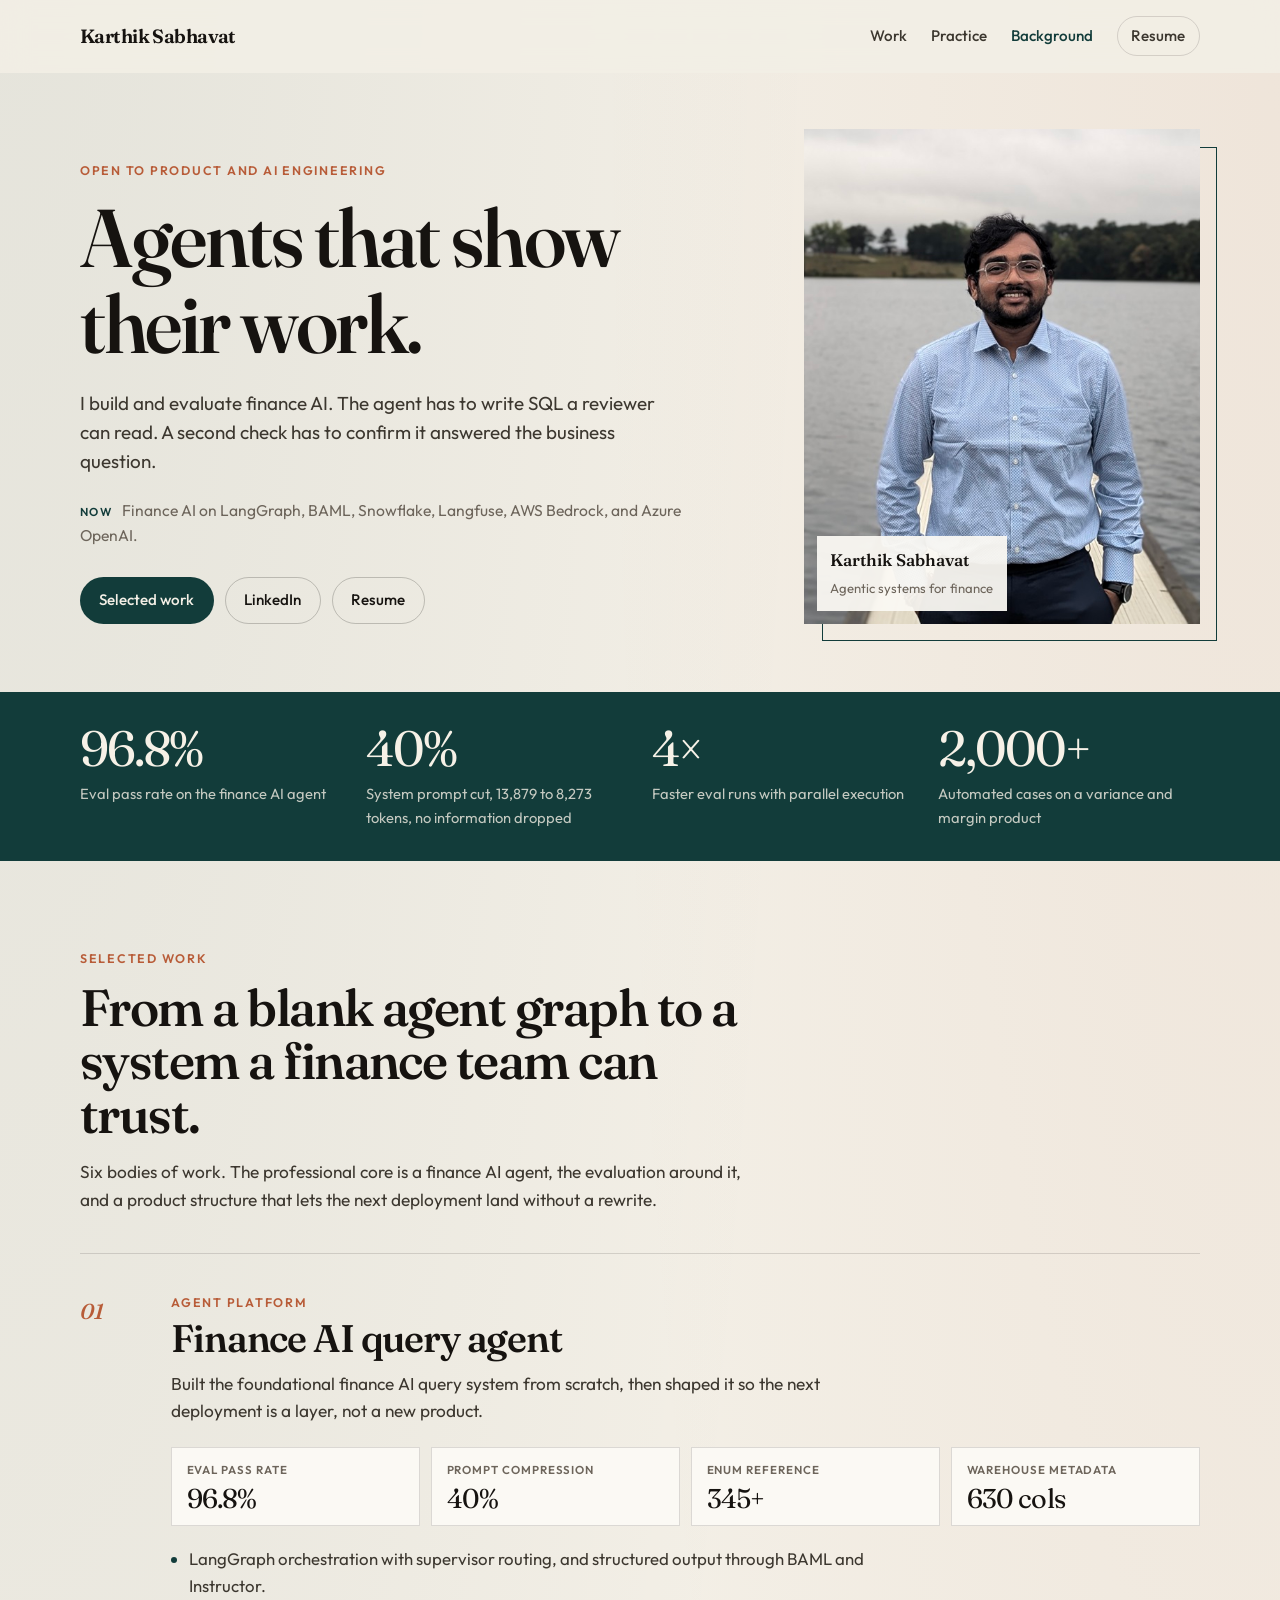
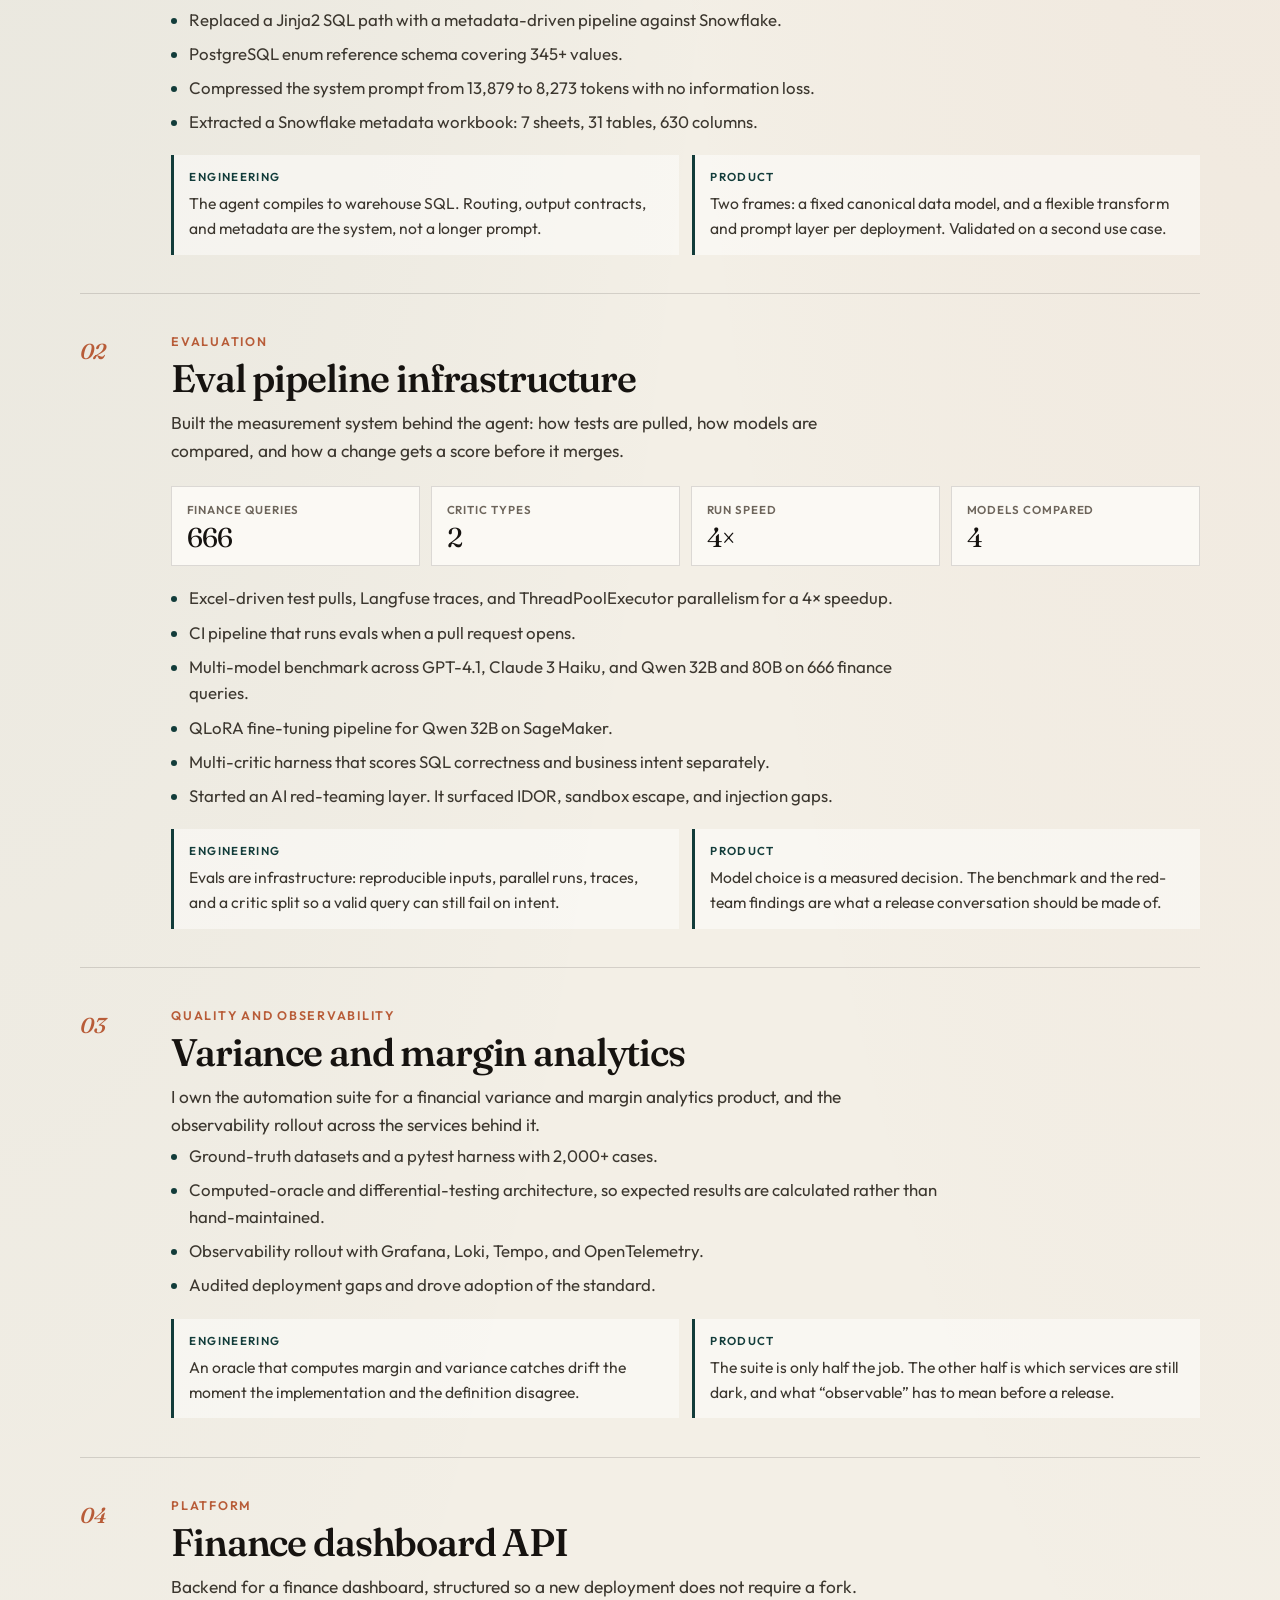
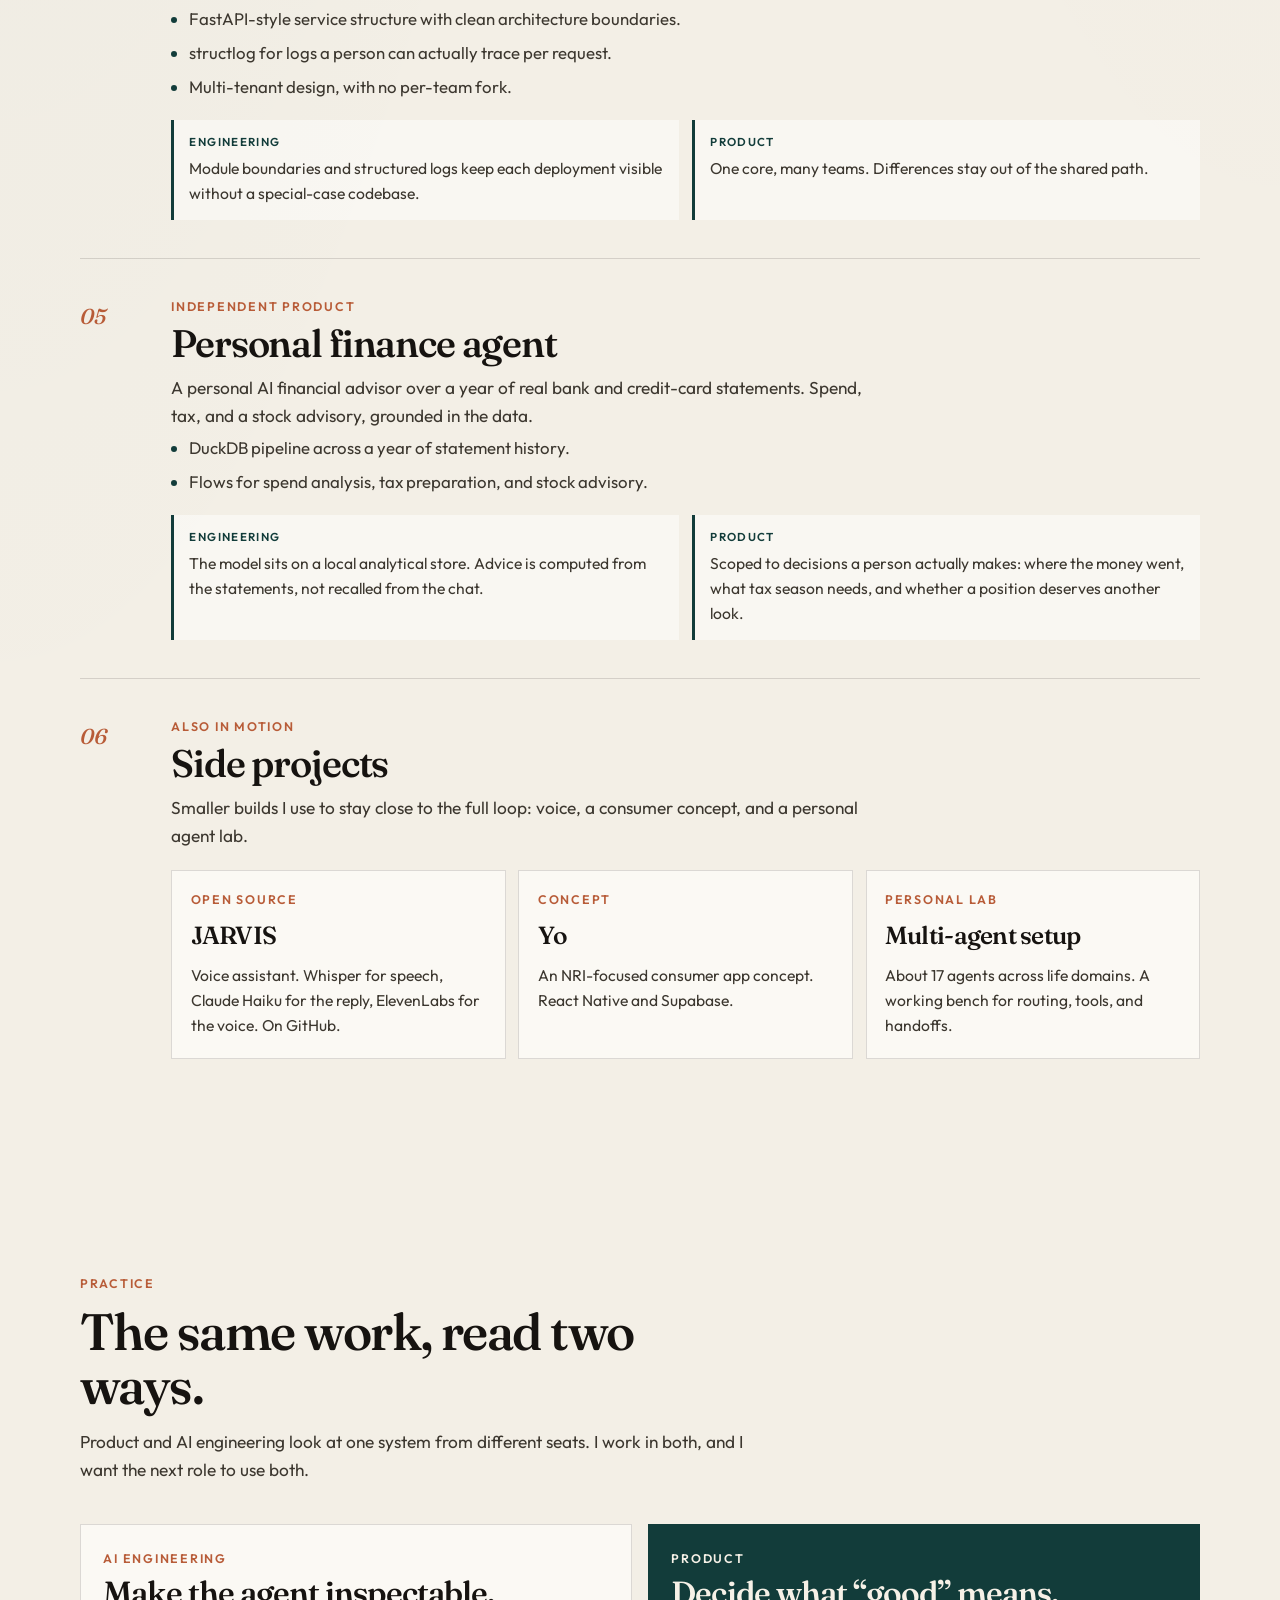
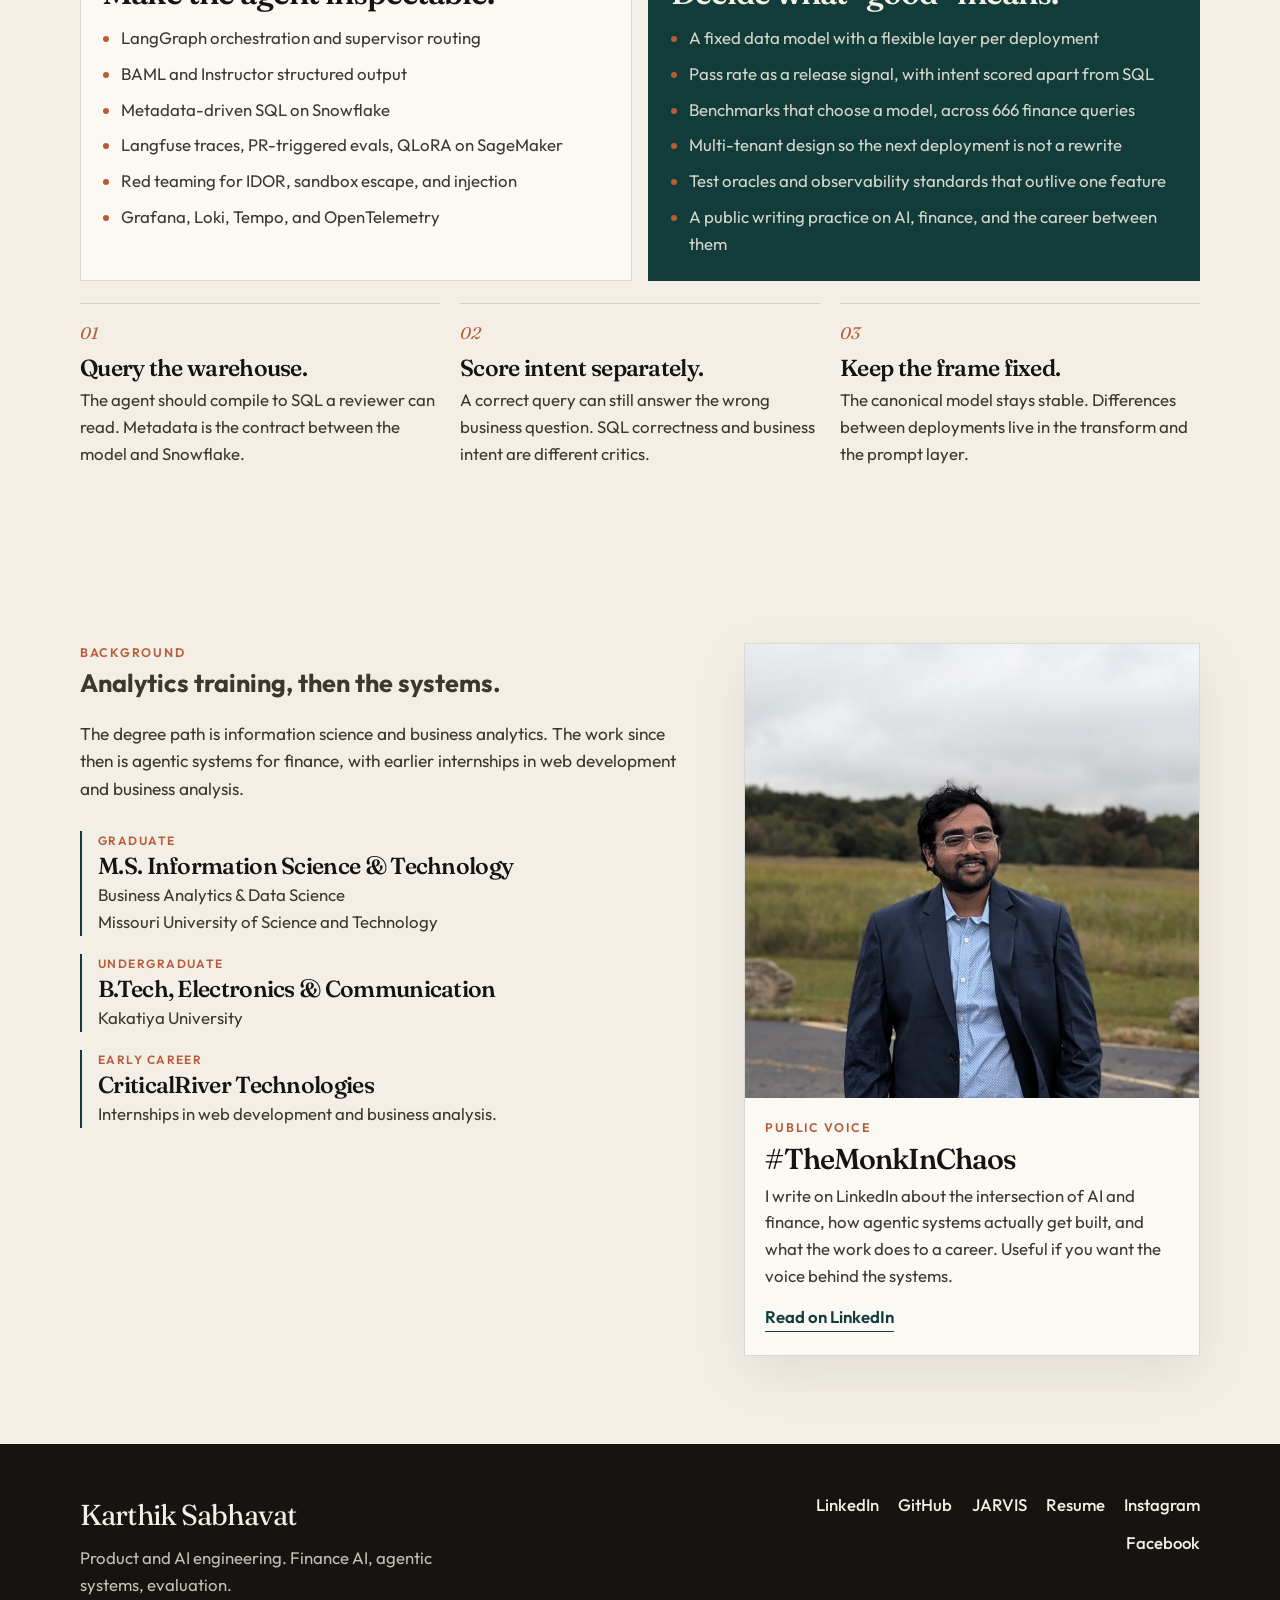
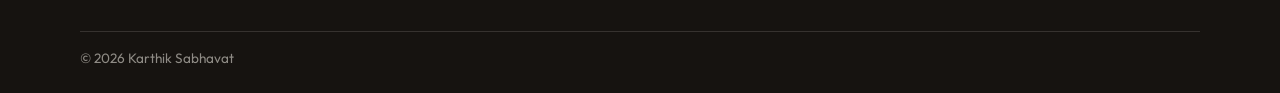
<file: index.html>
<!DOCTYPE html>
<html lang="en">
<head>
    <meta charset="UTF-8">
    <meta name="viewport" content="width=device-width, initial-scale=1.0">
    <title>Karthik Sabhavat — AI Engineer & Product Builder</title>
    <meta name="description" content="Karthik Sabhavat builds and evaluates finance AI. LangGraph, BAML, Snowflake, and the eval systems around them. Open to product and AI engineering roles.">
    <meta name="author" content="Karthik Sabhavat">
    <meta name="theme-color" content="#123c3a">
    <link rel="icon" href="data:image/svg+xml,%3Csvg xmlns='http://www.w3.org/2000/svg' viewBox='0 0 32 32'%3E%3Crect width='32' height='32' rx='4' fill='%23123c3a'/%3E%3Ctext x='16' y='22' text-anchor='middle' font-family='Georgia,serif' font-size='18' fill='%23f3efe6'%3EK%3C/text%3E%3C/svg%3E">
    <link rel="preconnect" href="https://fonts.googleapis.com">
    <link rel="preconnect" href="https://fonts.gstatic.com" crossorigin>
    <link href="https://fonts.googleapis.com/css2?family=Fraunces:ital,opsz,wght@0,9..144,500;0,9..144,620;1,9..144,520&family=Outfit:wght@300;400;500;600&display=swap" rel="stylesheet">
    <link rel="stylesheet" href="style.css">
    <script type="application/ld+json">
    {
        "@context": "https://schema.org",
        "@type": "Person",
        "name": "Karthik Sabhavat",
        "jobTitle": "AI Engineer",
        "url": "https://www.linkedin.com/in/karthik-sabhavat/",
        "sameAs": [
            "https://www.linkedin.com/in/karthik-sabhavat/",
            "https://github.com/Karthik-Helloworld",
            "https://github.com/Karthik-Helloworld/jarvis"
        ],
        "alumniOf": [
            {
                "@type": "CollegeOrUniversity",
                "name": "Missouri University of Science and Technology"
            },
            {
                "@type": "CollegeOrUniversity",
                "name": "Kakatiya University"
            }
        ],
        "knowsAbout": [
            "Agentic AI",
            "LangGraph",
            "Finance AI",
            "Evaluation systems",
            "Snowflake"
        ]
    }
    </script>
</head>
<body>
    <a class="skip" href="#main">Skip to content</a>

    <header class="site-header" id="top">
        <div class="wrap header-inner">
            <a class="brand" href="#top">Karthik Sabhavat</a>
            <button class="nav-toggle" type="button" aria-expanded="false" aria-controls="site-nav">
                <span class="nav-toggle-bars" aria-hidden="true"></span>
                <span class="sr-only">Open menu</span>
            </button>
            <nav class="nav" id="site-nav" aria-label="Primary">
                <a href="#work">Work</a>
                <a href="#practice">Practice</a>
                <a href="#background">Background</a>
                <a class="nav-resume" href="resume.pdf" download="Karthik_Sabhavat_Resume">Resume</a>
            </nav>
        </div>
    </header>

    <main id="main">
        <section class="hero">
            <div class="wrap hero-grid">
                <div class="hero-copy">
                    <p class="eyebrow">Open to product and AI engineering</p>
                    <h1>Agents that show their work.</h1>
                    <p class="lede">
                        I build and evaluate finance AI.
                        The agent has to write SQL a reviewer can read. A second check has to confirm it answered the business question.
                    </p>
                    <p class="now"><span>Now</span> Finance AI on LangGraph, BAML, Snowflake, Langfuse, AWS Bedrock, and Azure OpenAI.</p>
                    <div class="hero-actions">
                        <a class="btn btn-primary" href="#work">Selected work</a>
                        <a class="btn btn-secondary" href="https://www.linkedin.com/in/karthik-sabhavat/" target="_blank" rel="noopener noreferrer">LinkedIn</a>
                        <a class="btn btn-secondary" href="resume.pdf" download="Karthik_Sabhavat_Resume">Resume</a>
                    </div>
                </div>
                <figure class="portrait">
                    <img src="image1.jpg" width="604" height="708" alt="Portrait of Karthik Sabhavat">
                    <figcaption>
                        <strong>Karthik Sabhavat</strong>
                        <span>Agentic systems for finance</span>
                    </figcaption>
                </figure>
            </div>
        </section>

        <section class="proof" aria-label="Selected results">
            <div class="wrap proof-grid">
                <div>
                    <p class="proof-value">96.8%</p>
                    <p class="proof-label">Eval pass rate on the finance AI agent</p>
                </div>
                <div>
                    <p class="proof-value">40%</p>
                    <p class="proof-label">System prompt cut, 13,879 to 8,273 tokens, no information dropped</p>
                </div>
                <div>
                    <p class="proof-value">4×</p>
                    <p class="proof-label">Faster eval runs with parallel execution</p>
                </div>
                <div>
                    <p class="proof-value">2,000+</p>
                    <p class="proof-label">Automated cases on a variance and margin product</p>
                </div>
            </div>
        </section>

        <section class="work" id="work">
            <div class="wrap">
                <header class="section-head">
                    <p class="eyebrow">Selected work</p>
                    <h2>From a blank agent graph to a system a finance team can trust.</h2>
                    <p class="section-lead">Six bodies of work. The professional core is a finance AI agent, the evaluation around it, and a product structure that lets the next deployment land without a rewrite.</p>
                </header>

                <article class="case" id="finance-agent">
                    <p class="case-index">01</p>
                    <div class="case-body">
                        <p class="kicker">Agent platform</p>
                        <h3>Finance AI query agent</h3>
                        <p class="case-lead">Built the foundational finance AI query system from scratch, then shaped it so the next deployment is a layer, not a new product.</p>
                        <dl class="figures">
                            <div>
                                <dt>Eval pass rate</dt>
                                <dd>96.8%</dd>
                            </div>
                            <div>
                                <dt>Prompt compression</dt>
                                <dd>40%</dd>
                            </div>
                            <div>
                                <dt>Enum reference</dt>
                                <dd>345+</dd>
                            </div>
                            <div>
                                <dt>Warehouse metadata</dt>
                                <dd>630 cols</dd>
                            </div>
                        </dl>
                        <ul class="build-list">
                            <li>LangGraph orchestration with supervisor routing, and structured output through BAML and Instructor.</li>
                            <li>Replaced a Jinja2 SQL path with a metadata-driven pipeline against Snowflake.</li>
                            <li>PostgreSQL enum reference schema covering 345+ values.</li>
                            <li>Compressed the system prompt from 13,879 to 8,273 tokens with no information loss.</li>
                            <li>Extracted a Snowflake metadata workbook: 7 sheets, 31 tables, 630 columns.</li>
                        </ul>
                        <div class="signals">
                            <p><span>Engineering</span> The agent compiles to warehouse SQL. Routing, output contracts, and metadata are the system, not a longer prompt.</p>
                            <p><span>Product</span> Two frames: a fixed canonical data model, and a flexible transform and prompt layer per deployment. Validated on a second use case.</p>
                        </div>
                    </div>
                </article>

                <article class="case" id="evals">
                    <p class="case-index">02</p>
                    <div class="case-body">
                        <p class="kicker">Evaluation</p>
                        <h3>Eval pipeline infrastructure</h3>
                        <p class="case-lead">Built the measurement system behind the agent: how tests are pulled, how models are compared, and how a change gets a score before it merges.</p>
                        <dl class="figures">
                            <div>
                                <dt>Finance queries</dt>
                                <dd>666</dd>
                            </div>
                            <div>
                                <dt>Critic types</dt>
                                <dd>2</dd>
                            </div>
                            <div>
                                <dt>Run speed</dt>
                                <dd>4×</dd>
                            </div>
                            <div>
                                <dt>Models compared</dt>
                                <dd>4</dd>
                            </div>
                        </dl>
                        <ul class="build-list">
                            <li>Excel-driven test pulls, Langfuse traces, and ThreadPoolExecutor parallelism for a 4× speedup.</li>
                            <li>CI pipeline that runs evals when a pull request opens.</li>
                            <li>Multi-model benchmark across GPT-4.1, Claude 3 Haiku, and Qwen 32B and 80B on 666 finance queries.</li>
                            <li>QLoRA fine-tuning pipeline for Qwen 32B on SageMaker.</li>
                            <li>Multi-critic harness that scores SQL correctness and business intent separately.</li>
                            <li>Started an AI red-teaming layer. It surfaced IDOR, sandbox escape, and injection gaps.</li>
                        </ul>
                        <div class="signals">
                            <p><span>Engineering</span> Evals are infrastructure: reproducible inputs, parallel runs, traces, and a critic split so a valid query can still fail on intent.</p>
                            <p><span>Product</span> Model choice is a measured decision. The benchmark and the red-team findings are what a release conversation should be made of.</p>
                        </div>
                    </div>
                </article>

                <article class="case" id="analytics">
                    <p class="case-index">03</p>
                    <div class="case-body">
                        <p class="kicker">Quality and observability</p>
                        <h3>Variance and margin analytics</h3>
                        <p class="case-lead">I own the automation suite for a financial variance and margin analytics product, and the observability rollout across the services behind it.</p>
                        <ul class="build-list">
                            <li>Ground-truth datasets and a pytest harness with 2,000+ cases.</li>
                            <li>Computed-oracle and differential-testing architecture, so expected results are calculated rather than hand-maintained.</li>
                            <li>Observability rollout with Grafana, Loki, Tempo, and OpenTelemetry.</li>
                            <li>Audited deployment gaps and drove adoption of the standard.</li>
                        </ul>
                        <div class="signals">
                            <p><span>Engineering</span> An oracle that computes margin and variance catches drift the moment the implementation and the definition disagree.</p>
                            <p><span>Product</span> The suite is only half the job. The other half is which services are still dark, and what “observable” has to mean before a release.</p>
                        </div>
                    </div>
                </article>

                <article class="case" id="core-api">
                    <p class="case-index">04</p>
                    <div class="case-body">
                        <p class="kicker">Platform</p>
                        <h3>Finance dashboard API</h3>
                        <p class="case-lead">Backend for a finance dashboard, structured so a new deployment does not require a fork.</p>
                        <ul class="build-list">
                            <li>FastAPI-style service structure with clean architecture boundaries.</li>
                            <li>structlog for logs a person can actually trace per request.</li>
                            <li>Multi-tenant design, with no per-team fork.</li>
                        </ul>
                        <div class="signals">
                            <p><span>Engineering</span> Module boundaries and structured logs keep each deployment visible without a special-case codebase.</p>
                            <p><span>Product</span> One core, many teams. Differences stay out of the shared path.</p>
                        </div>
                    </div>
                </article>

                <article class="case" id="personal-finance">
                    <p class="case-index">05</p>
                    <div class="case-body">
                        <p class="kicker">Independent product</p>
                        <h3>Personal finance agent</h3>
                        <p class="case-lead">A personal AI financial advisor over a year of real bank and credit-card statements. Spend, tax, and a stock advisory, grounded in the data.</p>
                        <ul class="build-list">
                            <li>DuckDB pipeline across a year of statement history.</li>
                            <li>Flows for spend analysis, tax preparation, and stock advisory.</li>
                        </ul>
                        <div class="signals">
                            <p><span>Engineering</span> The model sits on a local analytical store. Advice is computed from the statements, not recalled from the chat.</p>
                            <p><span>Product</span> Scoped to decisions a person actually makes: where the money went, what tax season needs, and whether a position deserves another look.</p>
                        </div>
                    </div>
                </article>

                <article class="case case-side" id="side">
                    <p class="case-index">06</p>
                    <div class="case-body">
                        <p class="kicker">Also in motion</p>
                        <h3>Side projects</h3>
                        <p class="case-lead">Smaller builds I use to stay close to the full loop: voice, a consumer concept, and a personal agent lab.</p>
                        <div class="side-grid">
                            <a class="side-card" href="https://github.com/Karthik-Helloworld/jarvis" target="_blank" rel="noopener noreferrer">
                                <p class="kicker">Open source</p>
                                <h4>JARVIS</h4>
                                <p>Voice assistant. Whisper for speech, Claude Haiku for the reply, ElevenLabs for the voice. On GitHub.</p>
                            </a>
                            <div class="side-card">
                                <p class="kicker">Concept</p>
                                <h4>Yo</h4>
                                <p>An NRI-focused consumer app concept. React Native and Supabase.</p>
                            </div>
                            <div class="side-card">
                                <p class="kicker">Personal lab</p>
                                <h4>Multi-agent setup</h4>
                                <p>About 17 agents across life domains. A working bench for routing, tools, and handoffs.</p>
                            </div>
                        </div>
                    </div>
                </article>
            </div>
        </section>

        <section class="practice" id="practice">
            <div class="wrap">
                <header class="section-head">
                    <p class="eyebrow">Practice</p>
                    <h2>The same work, read two ways.</h2>
                    <p class="section-lead">Product and AI engineering look at one system from different seats. I work in both, and I want the next role to use both.</p>
                </header>
                <div class="role-grid">
                    <article class="role-card">
                        <p class="kicker">AI engineering</p>
                        <h3>Make the agent inspectable.</h3>
                        <ul>
                            <li>LangGraph orchestration and supervisor routing</li>
                            <li>BAML and Instructor structured output</li>
                            <li>Metadata-driven SQL on Snowflake</li>
                            <li>Langfuse traces, PR-triggered evals, QLoRA on SageMaker</li>
                            <li>Red teaming for IDOR, sandbox escape, and injection</li>
                            <li>Grafana, Loki, Tempo, and OpenTelemetry</li>
                        </ul>
                    </article>
                    <article class="role-card role-card-accent">
                        <p class="kicker">Product</p>
                        <h3>Decide what “good” means.</h3>
                        <ul>
                            <li>A fixed data model with a flexible layer per deployment</li>
                            <li>Pass rate as a release signal, with intent scored apart from SQL</li>
                            <li>Benchmarks that choose a model, across 666 finance queries</li>
                            <li>Multi-tenant design so the next deployment is not a rewrite</li>
                            <li>Test oracles and observability standards that outlive one feature</li>
                            <li>A public writing practice on AI, finance, and the career between them</li>
                        </ul>
                    </article>
                </div>
                <ol class="principles">
                    <li>
                        <h3>Query the warehouse.</h3>
                        <p>The agent should compile to SQL a reviewer can read. Metadata is the contract between the model and Snowflake.</p>
                    </li>
                    <li>
                        <h3>Score intent separately.</h3>
                        <p>A correct query can still answer the wrong business question. SQL correctness and business intent are different critics.</p>
                    </li>
                    <li>
                        <h3>Keep the frame fixed.</h3>
                        <p>The canonical model stays stable. Differences between deployments live in the transform and the prompt layer.</p>
                    </li>
                </ol>
            </div>
        </section>

        <section class="background" id="background">
            <div class="wrap background-grid">
                <div>
                    <p class="eyebrow">Background</p>
                    <h2>Analytics training, then the systems.</h2>
                    <p class="section-lead">The degree path is information science and business analytics. The work since then is agentic systems for finance, with earlier internships in web development and business analysis.</p>
                    <ol class="timeline">
                        <li>
                            <p class="when">Graduate</p>
                            <h3>M.S. Information Science &amp; Technology</h3>
                            <p>Business Analytics &amp; Data Science<br>Missouri University of Science and Technology</p>
                        </li>
                        <li>
                            <p class="when">Undergraduate</p>
                            <h3>B.Tech, Electronics &amp; Communication</h3>
                            <p>Kakatiya University</p>
                        </li>
                        <li>
                            <p class="when">Early career</p>
                            <h3>CriticalRiver Technologies</h3>
                            <p>Internships in web development and business analysis.</p>
                        </li>
                    </ol>
                </div>
                <aside class="voice">
                    <img src="image2.jpg" width="637" height="648" alt="Karthik Sabhavat">
                    <div class="voice-copy">
                        <p class="kicker">Public voice</p>
                        <h3>#TheMonkInChaos</h3>
                        <p>I write on LinkedIn about the intersection of AI and finance, how agentic systems actually get built, and what the work does to a career. Useful if you want the voice behind the systems.</p>
                        <a class="text-link" href="https://www.linkedin.com/in/karthik-sabhavat/" target="_blank" rel="noopener noreferrer">Read on LinkedIn</a>
                    </div>
                </aside>
            </div>
        </section>
    </main>

    <footer class="site-footer" id="contact">
        <div class="wrap footer-grid">
            <div>
                <p class="footer-name">Karthik Sabhavat</p>
                <p class="footer-line">Product and AI engineering. Finance AI, agentic systems, evaluation.</p>
            </div>
            <ul class="footer-links">
                <li><a href="https://www.linkedin.com/in/karthik-sabhavat/" target="_blank" rel="noopener noreferrer">LinkedIn</a></li>
                <li><a href="https://github.com/Karthik-Helloworld" target="_blank" rel="noopener noreferrer">GitHub</a></li>
                <li><a href="https://github.com/Karthik-Helloworld/jarvis" target="_blank" rel="noopener noreferrer">JARVIS</a></li>
                <li><a href="resume.pdf" download="Karthik_Sabhavat_Resume">Resume</a></li>
                <li><a href="https://www.instagram.com/karthik______________s/" target="_blank" rel="noopener noreferrer">Instagram</a></li>
                <li><a href="https://www.facebook.com/sabhavat.karthik" target="_blank" rel="noopener noreferrer">Facebook</a></li>
            </ul>
        </div>
        <p class="copyright">© 2026 Karthik Sabhavat</p>
    </footer>

    <script>
        const header = document.querySelector(".site-header");
        const toggle = document.querySelector(".nav-toggle");
        const nav = document.querySelector("#site-nav");
        const toggleLabel = toggle.querySelector(".sr-only");

        const setNav = (open) => {
            nav.classList.toggle("is-open", open);
            toggle.setAttribute("aria-expanded", String(open));
            toggleLabel.textContent = open ? "Close menu" : "Open menu";
        };

        toggle.addEventListener("click", () => {
            setNav(!nav.classList.contains("is-open"));
        });

        nav.querySelectorAll("a").forEach((link) => {
            link.addEventListener("click", () => setNav(false));
        });

        document.addEventListener("keydown", (event) => {
            if (event.key === "Escape") setNav(false);
        });

        const onScroll = () => {
            header.classList.toggle("is-scrolled", window.scrollY > 8);
        };
        onScroll();
        window.addEventListener("scroll", onScroll, { passive: true });

        const sections = document.querySelectorAll("main section[id]");
        const navLinks = nav.querySelectorAll('a[href^="#"]');
        if ("IntersectionObserver" in window) {
            const observer = new IntersectionObserver((entries) => {
                entries.forEach((entry) => {
                    if (!entry.isIntersecting) return;
                    navLinks.forEach((link) => {
                        const active = link.getAttribute("href") === `#${entry.target.id}`;
                        link.classList.toggle("is-active", active);
                        if (active) link.setAttribute("aria-current", "true");
                        else link.removeAttribute("aria-current");
                    });
                });
            }, { rootMargin: "-40% 0px -50% 0px", threshold: 0.01 });
            sections.forEach((section) => observer.observe(section));
        }
    </script>
</body>
</html>
</file>
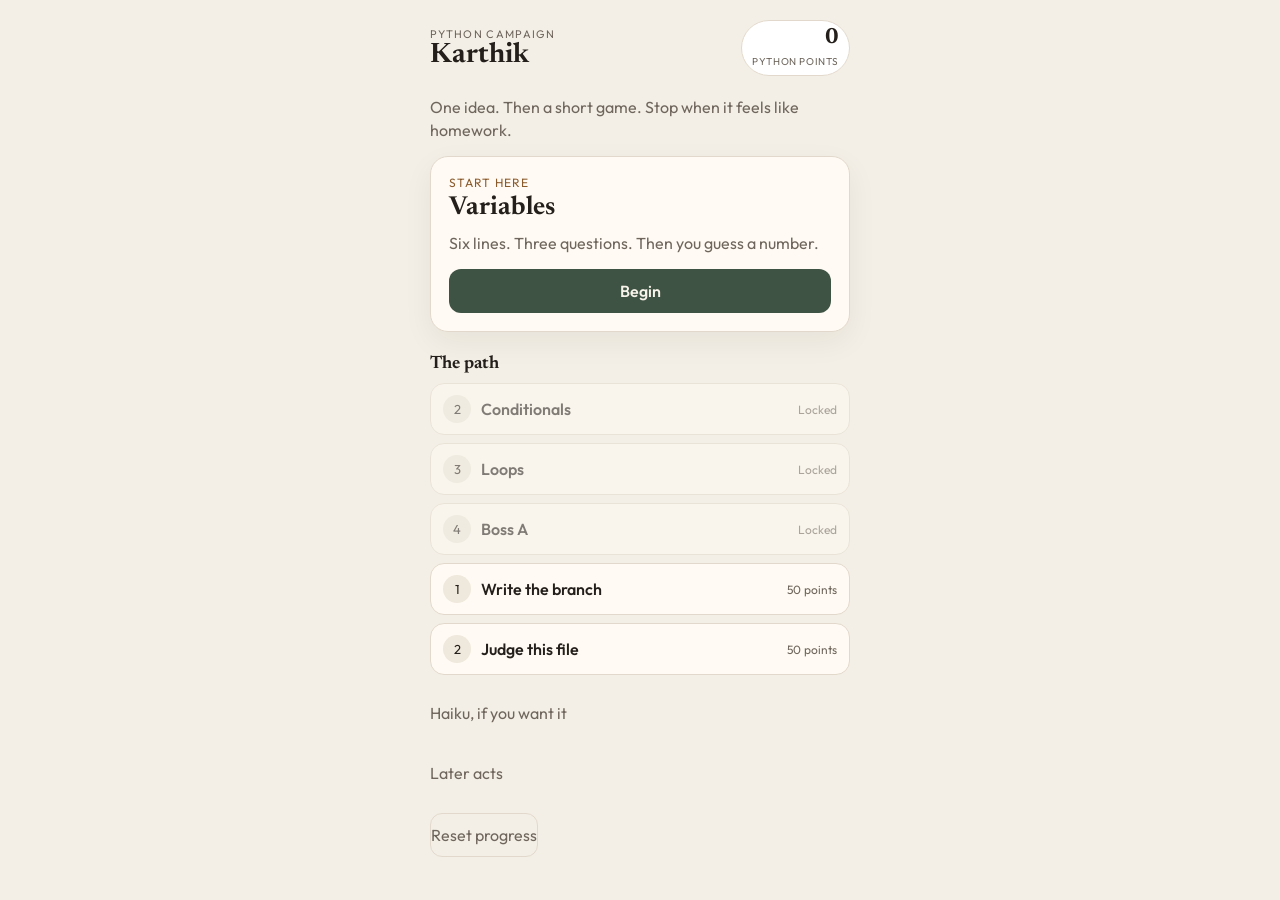
<file: app/index.html>
<!DOCTYPE html>
<html lang="en">
  <head>
    <meta charset="utf-8" />
    <meta name="viewport" content="width=device-width, initial-scale=1, viewport-fit=cover" />
    <meta name="theme-color" content="#f3efe6" />
    <title>Python Campaign</title>
    <link rel="preconnect" href="https://fonts.googleapis.com" />
    <link rel="preconnect" href="https://fonts.gstatic.com" crossorigin />
    <link
      href="https://fonts.googleapis.com/css2?family=IBM+Plex+Mono:wght@400;500&family=Newsreader:opsz,wght@6..72,500;6..72,650&family=Outfit:wght@400;560&display=swap"
      rel="stylesheet"
    />
    <link rel="stylesheet" href="styles.css" />
  </head>
  <body>
    <div id="app"></div>
    <script src="logic.js"></script>
    <script src="levels.js"></script>
    <script src="main.js"></script>
  </body>
</html>
</file>
<file: style.css>
:root {
    --paper: #f3efe6;
    --paper-2: #e7e1d4;
    --ink: #161310;
    --ink-soft: #3c372f;
    --muted: #6d655b;
    --line: rgba(22, 19, 16, 0.14);
    --teal: #123c3a;
    --teal-deep: #0c2c2b;
    --teal-mid: #1d5652;
    --copper: #b85c38;
    --white: #fbf9f4;
    --shadow: 0 18px 50px rgba(22, 19, 16, 0.08);
    --serif: "Fraunces", "Iowan Old Style", Palatino, serif;
    --sans: "Outfit", "Avenir Next", "Segoe UI", sans-serif;
    --wrap: 1120px;
}

* {
    box-sizing: border-box;
    margin: 0;
    padding: 0;
}

html {
    scroll-behavior: smooth;
}

body {
    background:
        radial-gradient(ellipse at 0% -10%, rgba(18, 60, 58, 0.07), transparent 46%),
        radial-gradient(ellipse at 100% 0%, rgba(184, 92, 56, 0.07), transparent 38%),
        var(--paper);
    color: var(--ink-soft);
    font-family: var(--sans);
    font-size: 1.05rem;
    font-weight: 400;
    line-height: 1.6;
}

img {
    display: block;
    max-width: 100%;
    height: auto;
}

a {
    color: inherit;
    text-decoration: none;
}

button,
a {
    -webkit-tap-highlight-color: transparent;
}

:focus-visible {
    outline: 2px solid var(--teal);
    outline-offset: 3px;
}

.skip {
    position: absolute;
    left: 1rem;
    top: -4rem;
    background: var(--teal);
    color: var(--paper);
    padding: 0.6rem 0.9rem;
    z-index: 20;
}

.skip:focus {
    top: 0.75rem;
}

.sr-only {
    position: absolute;
    width: 1px;
    height: 1px;
    padding: 0;
    margin: -1px;
    overflow: hidden;
    clip: rect(0, 0, 0, 0);
    white-space: nowrap;
    border: 0;
}

.wrap {
    width: min(var(--wrap), calc(100% - 2.5rem));
    margin-inline: auto;
}

.site-header {
    position: sticky;
    top: 0;
    z-index: 10;
    background: rgba(243, 239, 230, 0.86);
    backdrop-filter: blur(14px);
    border-bottom: 1px solid transparent;
}

.site-header.is-scrolled {
    border-bottom-color: var(--line);
}

.header-inner {
    display: flex;
    align-items: center;
    justify-content: space-between;
    min-height: 4.5rem;
    gap: 1rem;
}

.brand {
    font-family: var(--serif);
    font-size: 1.2rem;
    font-weight: 620;
    color: var(--ink);
    letter-spacing: -0.03em;
}

.nav {
    display: flex;
    align-items: center;
    gap: 1.5rem;
}

.nav a {
    color: var(--ink-soft);
    font-size: 0.95rem;
    font-weight: 500;
}

.nav a:hover,
.nav a.is-active {
    color: var(--teal);
}

.nav-resume {
    border: 1px solid var(--line);
    border-radius: 999px;
    padding: 0.4rem 0.85rem;
}

.nav-resume:hover {
    border-color: var(--teal);
}

.nav-toggle {
    display: none;
    width: 2.6rem;
    height: 2.6rem;
    border: 1px solid var(--line);
    border-radius: 999px;
    background: transparent;
    cursor: pointer;
    align-items: center;
    justify-content: center;
}

.nav-toggle-bars,
.nav-toggle-bars::before,
.nav-toggle-bars::after {
    display: block;
    width: 1rem;
    height: 1.5px;
    background: var(--ink);
    position: relative;
}

.nav-toggle-bars::before,
.nav-toggle-bars::after {
    content: "";
    position: absolute;
    left: 0;
}

.nav-toggle-bars::before { top: -5px; }
.nav-toggle-bars::after { top: 5px; }

.hero {
    padding: 3.5rem 0 4.25rem;
}

.hero-grid {
    display: grid;
    grid-template-columns: minmax(0, 1.25fr) minmax(260px, 0.75fr);
    gap: 4rem;
    align-items: end;
}

.eyebrow,
.kicker {
    color: var(--copper);
    font-size: 0.78rem;
    font-weight: 600;
    letter-spacing: 0.14em;
    text-transform: uppercase;
}

.hero h1,
.section-head h2,
.case h3,
.role-card h3,
.principles h3,
.timeline h3,
.voice h3 {
    font-family: var(--serif);
    color: var(--ink);
    font-weight: 560;
    letter-spacing: -0.03em;
    line-height: 1.05;
}

.hero h1 {
    margin-top: 0.85rem;
    font-size: clamp(3.1rem, 6.4vw, 5.4rem);
    max-width: 11ch;
}

.lede,
.section-lead,
.case-lead {
    color: var(--ink-soft);
}

.lede {
    margin-top: 1.35rem;
    max-width: 38rem;
    font-size: 1.18rem;
    line-height: 1.55;
}

.now {
    margin-top: 1.35rem;
    max-width: 40rem;
    color: var(--muted);
    font-size: 0.98rem;
}

.now span {
    display: inline-block;
    margin-right: 0.45rem;
    color: var(--teal);
    font-size: 0.72rem;
    font-weight: 600;
    letter-spacing: 0.12em;
    text-transform: uppercase;
}

.hero-actions {
    display: flex;
    flex-wrap: wrap;
    gap: 0.7rem;
    margin-top: 1.8rem;
}

.btn {
    display: inline-flex;
    align-items: center;
    justify-content: center;
    min-height: 2.9rem;
    padding: 0.65rem 1.15rem;
    border-radius: 999px;
    border: 1px solid transparent;
    font-weight: 500;
    font-size: 0.95rem;
    transition: background 0.2s ease, color 0.2s ease, border-color 0.2s ease, transform 0.2s ease;
}

.btn-primary {
    background: var(--teal);
    color: var(--paper);
}

.btn-primary:hover {
    background: var(--teal-mid);
}

.btn-secondary {
    background: transparent;
    color: var(--ink);
    border-color: rgba(22, 19, 16, 0.22);
}

.btn-secondary:hover {
    border-color: var(--teal);
    color: var(--teal);
}

.portrait {
    position: relative;
    margin: 0;
}

.portrait::before {
    content: "";
    position: absolute;
    inset: 1.15rem -1.05rem -1.05rem 1.15rem;
    border: 1px solid var(--teal);
}

.portrait img {
    position: relative;
    width: 100%;
    aspect-ratio: 4 / 5;
    object-fit: cover;
    object-position: center 18%;
    background: #111;
}

.portrait figcaption {
    position: absolute;
    left: 0.8rem;
    bottom: 0.8rem;
    z-index: 1;
    background: rgba(251, 249, 244, 0.94);
    padding: 0.7rem 0.85rem 0.65rem;
    max-width: 14rem;
}

.portrait figcaption strong {
    display: block;
    color: var(--ink);
    font-family: var(--serif);
    font-size: 1.05rem;
    font-weight: 560;
}

.portrait figcaption span {
    color: var(--muted);
    font-size: 0.82rem;
}

.proof {
    background: var(--teal);
    color: #f6f1e7;
}

.proof-grid {
    display: grid;
    grid-template-columns: repeat(4, 1fr);
    gap: 1.5rem;
    padding: 2rem 0;
}

.proof-value {
    font-family: var(--serif);
    font-size: clamp(2.2rem, 4vw, 3.1rem);
    letter-spacing: -0.04em;
    line-height: 1;
    color: #f6f1e7;
}

.proof-label {
    margin-top: 0.55rem;
    color: rgba(246, 241, 231, 0.78);
    font-size: 0.92rem;
    max-width: 16rem;
}

.work,
.practice,
.background {
    padding: 5.5rem 0;
}

.section-head {
    max-width: 42rem;
    margin-bottom: 2.5rem;
}

.section-head h2 {
    margin-top: 0.7rem;
    font-size: clamp(2.1rem, 4vw, 3.3rem);
}

.section-lead {
    margin-top: 1rem;
    font-size: 1.08rem;
}

.case {
    display: grid;
    grid-template-columns: 4.2rem minmax(0, 1fr);
    gap: 1rem 1.5rem;
    padding: 2.4rem 0;
    border-top: 1px solid var(--line);
}

.case-index {
    font-family: var(--serif);
    font-style: italic;
    font-weight: 520;
    font-size: 1.35rem;
    color: var(--copper);
    padding-top: 0.15rem;
}

.case h3 {
    margin: 0.35rem 0 0.7rem;
    font-size: clamp(1.8rem, 3vw, 2.5rem);
}

.case-lead {
    max-width: 44rem;
    font-size: 1.08rem;
}

.figures {
    display: grid;
    grid-template-columns: repeat(4, minmax(0, 1fr));
    gap: 0.7rem;
    margin: 1.35rem 0 1.2rem;
}

.figures div {
    background: var(--white);
    border: 1px solid var(--line);
    padding: 0.85rem 0.9rem 0.75rem;
}

.figures dt {
    color: var(--muted);
    font-size: 0.72rem;
    font-weight: 600;
    letter-spacing: 0.08em;
    text-transform: uppercase;
}

.figures dd {
    margin-top: 0.25rem;
    font-family: var(--serif);
    font-size: 1.7rem;
    color: var(--ink);
    letter-spacing: -0.03em;
    line-height: 1.1;
}

.build-list {
    display: grid;
    gap: 0.45rem;
    margin: 0.3rem 0 1.2rem;
    padding-left: 1.1rem;
    max-width: 48rem;
}

.build-list li::marker {
    color: var(--teal);
}

.signals {
    display: grid;
    grid-template-columns: 1fr 1fr;
    gap: 0.8rem;
}

.signals p {
    background: rgba(255, 255, 255, 0.45);
    border-left: 3px solid var(--teal);
    padding: 0.85rem 0.95rem;
    color: var(--ink-soft);
    font-size: 0.98rem;
}

.signals span {
    display: block;
    margin-bottom: 0.25rem;
    color: var(--teal);
    font-size: 0.72rem;
    font-weight: 600;
    letter-spacing: 0.12em;
    text-transform: uppercase;
}

.side-grid {
    display: grid;
    grid-template-columns: repeat(3, minmax(0, 1fr));
    gap: 0.8rem;
    margin-top: 1.3rem;
}

.side-card {
    display: block;
    background: var(--white);
    border: 1px solid var(--line);
    padding: 1.15rem 1.15rem 1.25rem;
    min-height: 100%;
    transition: transform 0.2s ease, border-color 0.2s ease, box-shadow 0.2s ease;
}

a.side-card:hover {
    transform: translateY(-3px);
    border-color: var(--teal);
    box-shadow: var(--shadow);
}

.side-card h4 {
    margin: 0.4rem 0 0.45rem;
    font-family: var(--serif);
    font-size: 1.55rem;
    font-weight: 560;
    color: var(--ink);
    letter-spacing: -0.03em;
}

.side-card p:last-child {
    color: var(--ink-soft);
    font-size: 0.98rem;
}

.role-grid {
    display: grid;
    grid-template-columns: 1fr 1fr;
    gap: 1rem;
}

.role-card {
    background: var(--white);
    border: 1px solid var(--line);
    padding: 1.5rem 1.4rem 1.4rem;
}

.role-card-accent {
    background: var(--teal);
    border-color: var(--teal);
    color: rgba(246, 241, 231, 0.86);
}

.role-card h3 {
    margin: 0.45rem 0 1rem;
    font-size: 2rem;
}

.role-card-accent h3,
.role-card-accent .kicker {
    color: #f6f1e7;
}

.role-card ul {
    display: grid;
    gap: 0.55rem;
    padding-left: 1.1rem;
}

.role-card li::marker {
    color: var(--copper);
}

.principles {
    list-style: none;
    display: grid;
    grid-template-columns: repeat(3, minmax(0, 1fr));
    gap: 1.25rem;
    margin-top: 1.4rem;
    counter-reset: principle;
}

.principles li {
    padding-top: 1rem;
    border-top: 1px solid var(--line);
    counter-increment: principle;
}

.principles li::before {
    content: counter(principle, decimal-leading-zero);
    display: block;
    margin-bottom: 0.55rem;
    font-family: var(--serif);
    font-style: italic;
    color: var(--copper);
}

.principles h3 {
    font-size: 1.45rem;
    margin-bottom: 0.4rem;
}

.background-grid {
    display: grid;
    grid-template-columns: minmax(0, 1.15fr) minmax(260px, 0.85fr);
    gap: 3rem;
    align-items: start;
}

.timeline {
    list-style: none;
    margin-top: 1.8rem;
    display: grid;
    gap: 1.15rem;
}

.timeline li {
    padding-left: 1rem;
    border-left: 2px solid var(--teal);
}

.when {
    color: var(--copper);
    font-size: 0.75rem;
    font-weight: 600;
    letter-spacing: 0.12em;
    text-transform: uppercase;
}

.timeline h3 {
    margin: 0.2rem 0 0.25rem;
    font-size: 1.45rem;
}

.voice {
    background: var(--white);
    border: 1px solid var(--line);
    box-shadow: var(--shadow);
}

.voice img {
    width: 100%;
    aspect-ratio: 1 / 1;
    object-fit: cover;
    object-position: center 20%;
}

.voice-copy {
    padding: 1.25rem 1.25rem 1.4rem;
}

.voice h3 {
    margin: 0.35rem 0 0.55rem;
    font-size: 1.8rem;
}

.text-link {
    display: inline-block;
    margin-top: 0.9rem;
    color: var(--teal);
    font-weight: 600;
    border-bottom: 1px solid var(--teal);
}

.text-link:hover {
    color: var(--copper);
    border-bottom-color: var(--copper);
}

.site-footer {
    background: var(--ink);
    color: rgba(243, 239, 230, 0.78);
    padding: 3rem 0 1.5rem;
}

.footer-grid {
    display: flex;
    justify-content: space-between;
    gap: 2rem;
    align-items: start;
}

.footer-name {
    font-family: var(--serif);
    color: var(--paper);
    font-size: 1.8rem;
    letter-spacing: -0.03em;
}

.footer-line {
    margin-top: 0.45rem;
    max-width: 24rem;
}

.footer-links {
    display: flex;
    flex-wrap: wrap;
    justify-content: flex-end;
    gap: 0.7rem 1.2rem;
    list-style: none;
    max-width: 28rem;
}

.footer-links a {
    color: var(--paper);
    font-weight: 500;
}

.footer-links a:hover {
    color: #e7b39a;
}

.copyright {
    width: min(var(--wrap), calc(100% - 2.5rem));
    margin: 2rem auto 0;
    padding-top: 1rem;
    border-top: 1px solid rgba(243, 239, 230, 0.14);
    font-size: 0.85rem;
    color: rgba(243, 239, 230, 0.55);
}

@media (max-width: 900px) {
    .nav-toggle {
        display: inline-flex;
    }

    .nav {
        display: none;
        position: absolute;
        top: 100%;
        left: 0;
        right: 0;
        flex-direction: column;
        align-items: flex-start;
        gap: 0.2rem;
        padding: 0.6rem 1.25rem 1rem;
        background: rgba(243, 239, 230, 0.98);
        border-bottom: 1px solid var(--line);
    }

    .nav.is-open {
        display: flex;
    }

    .nav a {
        width: 100%;
        padding: 0.7rem 0;
    }

    .nav-resume {
        width: auto;
        margin-top: 0.3rem;
    }

    .hero-grid,
    .background-grid,
    .role-grid,
    .signals,
    .principles,
    .proof-grid,
    .side-grid,
    .figures {
        grid-template-columns: 1fr 1fr;
    }

    .hero-grid,
    .background-grid {
        gap: 2.2rem;
    }

    .principles,
    .side-grid {
        grid-template-columns: 1fr;
    }
}

@media (max-width: 760px) {
    .hero {
        padding-top: 2.2rem;
    }

    .hero-grid,
    .background-grid,
    .role-grid,
    .signals,
    .case {
        grid-template-columns: 1fr;
    }

    .proof-grid,
    .figures {
        grid-template-columns: 1fr 1fr;
    }

    .hero h1 {
        max-width: none;
    }

    .portrait {
        max-width: 26rem;
    }

    .portrait::before {
        inset: 0.7rem -0.55rem -0.55rem 0.7rem;
    }

    .case {
        gap: 0.3rem;
        padding: 2rem 0;
    }

    .footer-grid {
        flex-direction: column;
    }

    .footer-links {
        justify-content: flex-start;
    }

    .work,
    .practice,
    .background {
        padding: 3.6rem 0;
    }
}

@media (prefers-reduced-motion: reduce) {
    html {
        scroll-behavior: auto;
    }

    .btn,
    .side-card {
        transition: none;
    }
}
</file>
<file: app/styles.css>
:root {
  --bg: #f3efe6;
  --ink: #241f1a;
  --muted: #6f675e;
  --line: #e2d9cc;
  --card: #fffaf3;
  --accent: #3f5344;
  --accent-ink: #f7f3ea;
  --gold: #8a5a2b;
  --good: #2f6b45;
  --bad: #8d3d32;
  --shadow: 0 10px 30px rgba(60, 42, 20, 0.06);
  color-scheme: light;
}

* { box-sizing: border-box; }

html, body {
  margin: 0;
  min-height: 100%;
  background: var(--bg);
  color: var(--ink);
  font-family: Outfit, "Avenir Next", "Segoe UI", sans-serif;
  font-weight: 400;
}

body {
  min-height: 100dvh;
  overflow-x: clip;
}

button, input, textarea { font: inherit; color: inherit; }
button { cursor: pointer; touch-action: manipulation; }

button:focus-visible, input:focus-visible, textarea:focus-visible {
  outline: 2px solid var(--accent);
  outline-offset: 2px;
}

#app { min-height: 100dvh; }

.board {
  width: min(420px, calc(100% - 32px));
  margin: 0 auto;
  padding: 8px 0 calc(32px + env(safe-area-inset-bottom));
}

.hud {
  position: sticky;
  top: 0;
  z-index: 5;
  display: flex;
  justify-content: space-between;
  align-items: center;
  gap: 12px;
  padding: calc(12px + env(safe-area-inset-top)) 0 12px;
  background: rgba(243, 239, 230, 0.92);
  backdrop-filter: blur(10px);
}

.eyebrow {
  margin: 0;
  letter-spacing: 0.12em;
  text-transform: uppercase;
  font-size: 11px;
  color: var(--muted);
}

h1, h2, h3 {
  font-family: Newsreader, Georgia, serif;
  font-weight: 650;
  margin: 0;
}

h1 { font-size: 28px; line-height: 1; }
h2 { font-size: 26px; line-height: 1.15; }

.points {
  text-align: right;
  padding: 6px 10px;
  border-radius: 999px;
  background: #fff;
  border: 1px solid var(--line);
}

.points b {
  display: block;
  font-family: Newsreader, Georgia, serif;
  font-size: 22px;
  line-height: 1;
}

.points span {
  color: var(--muted);
  font-size: 10px;
  letter-spacing: 0.06em;
  text-transform: uppercase;
}

.hello {
  margin: 8px 0 14px;
  color: var(--muted);
  line-height: 1.45;
}

.now {
  width: 100%;
  text-align: left;
  background: var(--card);
  border: 1px solid var(--line);
  border-radius: 18px;
  box-shadow: var(--shadow);
  padding: 18px;
}

.now .primary { margin-top: 14px; }

.lede, .note, .tutor, .feedback { color: var(--muted); line-height: 1.45; }
.tutor { margin: 8px 0 0; }

.act { margin-top: 22px; }
.act h2 { font-size: 18px; margin-bottom: 8px; }

.path {
  list-style: none;
  margin: 0;
  padding: 0;
  display: grid;
  gap: 8px;
}

.level-card, .later-card, .panel {
  background: var(--card);
  border: 1px solid var(--line);
  border-radius: 14px;
}

.level-card {
  width: 100%;
  text-align: left;
  padding: 10px 12px;
  min-height: 52px;
  display: grid;
  grid-template-columns: 28px minmax(0, 1fr) auto;
  gap: 10px;
  align-items: center;
}

.level-card:disabled { opacity: 0.55; cursor: default; }
.level-card.cleared .status { color: var(--good); }

.index {
  width: 28px;
  height: 28px;
  border-radius: 50%;
  display: grid;
  place-items: center;
  background: #efe8dc;
  color: var(--ink);
  font-size: 13px;
}

.card-title { font-weight: 560; }
.kicker {
  margin: 0 0 4px;
  color: var(--gold);
  font-size: 12px;
  letter-spacing: 0.08em;
  text-transform: uppercase;
}
.status { color: var(--muted); font-size: 12px; }

.fold {
  margin-top: 16px;
  background: transparent;
}

.fold summary {
  cursor: pointer;
  min-height: 44px;
  display: flex;
  align-items: center;
  color: var(--muted);
}

.later-grid { display: grid; gap: 8px; margin: 4px 0 8px; }

.later-card {
  width: 100%;
  text-align: left;
  padding: 12px;
  min-height: 44px;
  background: transparent;
}

.panel { padding: 14px; box-shadow: none; }

.back, .text-btn, .primary, .choice, .line-btn {
  border-radius: 12px;
  border: 1px solid var(--line);
  background: #fff;
}

.primary, .choice, .back, .text-btn, .steps button { min-height: 44px; }

.primary {
  display: inline-flex;
  align-items: center;
  justify-content: center;
  background: var(--accent);
  color: var(--accent-ink);
  border-color: transparent;
  padding: 10px 16px;
  font-weight: 560;
}

.now .primary, .actions .primary, .controls .primary, .key-row .primary { width: 100%; }

.primary:disabled, .choice:disabled, .line-btn:disabled, .steps button:disabled {
  opacity: 0.45;
  cursor: not-allowed;
}

.text-btn, .back {
  background: transparent;
  color: var(--muted);
  padding: 8px 0;
}

.level-top {
  display: flex;
  justify-content: space-between;
  gap: 12px;
  align-items: center;
  margin-top: 8px;
}

.level-top h2 { font-size: 28px; }

.steps {
  display: flex;
  gap: 8px;
  padding: 0;
  margin: 12px 0;
  list-style: none;
}

.steps button {
  border-radius: 999px;
  border: 1px solid var(--line);
  background: transparent;
  color: var(--muted);
  padding: 8px 12px;
}

.steps button[aria-current="step"] {
  background: var(--ink);
  color: var(--bg);
  border-color: transparent;
}

.split { display: grid; grid-template-columns: 1fr; gap: 12px; }
.split > * { min-width: 0; }

.concept {
  font-family: Newsreader, Georgia, serif;
  font-size: 22px;
  line-height: 1.3;
  margin: 0 0 8px;
}

code, pre, .line-btn, textarea {
  font-family: "IBM Plex Mono", ui-monospace, Menlo, Consolas, monospace;
}

pre, .code-list {
  margin: 8px 0 0;
  background: #221e1a;
  color: #f6f1e8;
  border-radius: 12px;
  padding: 12px;
  overflow: auto;
  max-width: 100%;
  font-size: 13px;
  line-height: 1.5;
}

.output { color: #cfe8c4; }

.k { color: #f0c2a0; }
.s { color: #d7ecc4; }
.n { color: #f0d7a2; }
.c { color: #a3988c; }

.choices { display: grid; gap: 8px; margin-top: 12px; }

.choice {
  text-align: left;
  padding: 12px;
  background: #fff;
  min-height: 48px;
}

.choice.selected { border-color: var(--accent); background: #eef3ee; }

.play-stats {
  display: flex;
  gap: 16px;
  flex-wrap: wrap;
  margin-bottom: 8px;
}

.play-stats strong {
  display: block;
  font-family: Newsreader, Georgia, serif;
  font-size: 32px;
  line-height: 1;
}

.controls, .name-row, .key-row, .actions {
  display: flex;
  gap: 8px;
  flex-wrap: wrap;
  margin: 8px 0;
}

input[type="text"], input[type="number"], input[type="password"], textarea {
  background: #fff;
  border: 1px solid var(--line);
  border-radius: 12px;
  padding: 12px;
  min-width: 0;
  min-height: 44px;
  font-size: 16px;
  width: 100%;
}

textarea { min-height: 180px; resize: vertical; line-height: 1.45; }

.log {
  max-height: 160px;
  overflow: auto;
  margin: 8px 0 0;
  padding-left: 18px;
}

.line-btn, .line-static {
  display: grid;
  grid-template-columns: 28px minmax(0, 1fr);
  gap: 8px;
  width: 100%;
  text-align: left;
  padding: 6px 4px;
  background: transparent;
  border-color: transparent;
  color: inherit;
  white-space: pre;
}

.line-btn { min-height: 44px; border-radius: 8px; }
.line-btn.selected { background: rgba(63, 83, 68, 0.18); }
.ln { color: #a3988c; }

.feedback { min-height: 1.3em; }
.feedback.bad { color: var(--bad); }
.feedback.good { color: var(--good); }

.reset { margin-top: 18px; }

@media (max-width: 380px) {
  .board { width: min(100% - 24px, 420px); }
  .controls, .name-row { display: grid; grid-template-columns: 1fr; }
}
</file>
